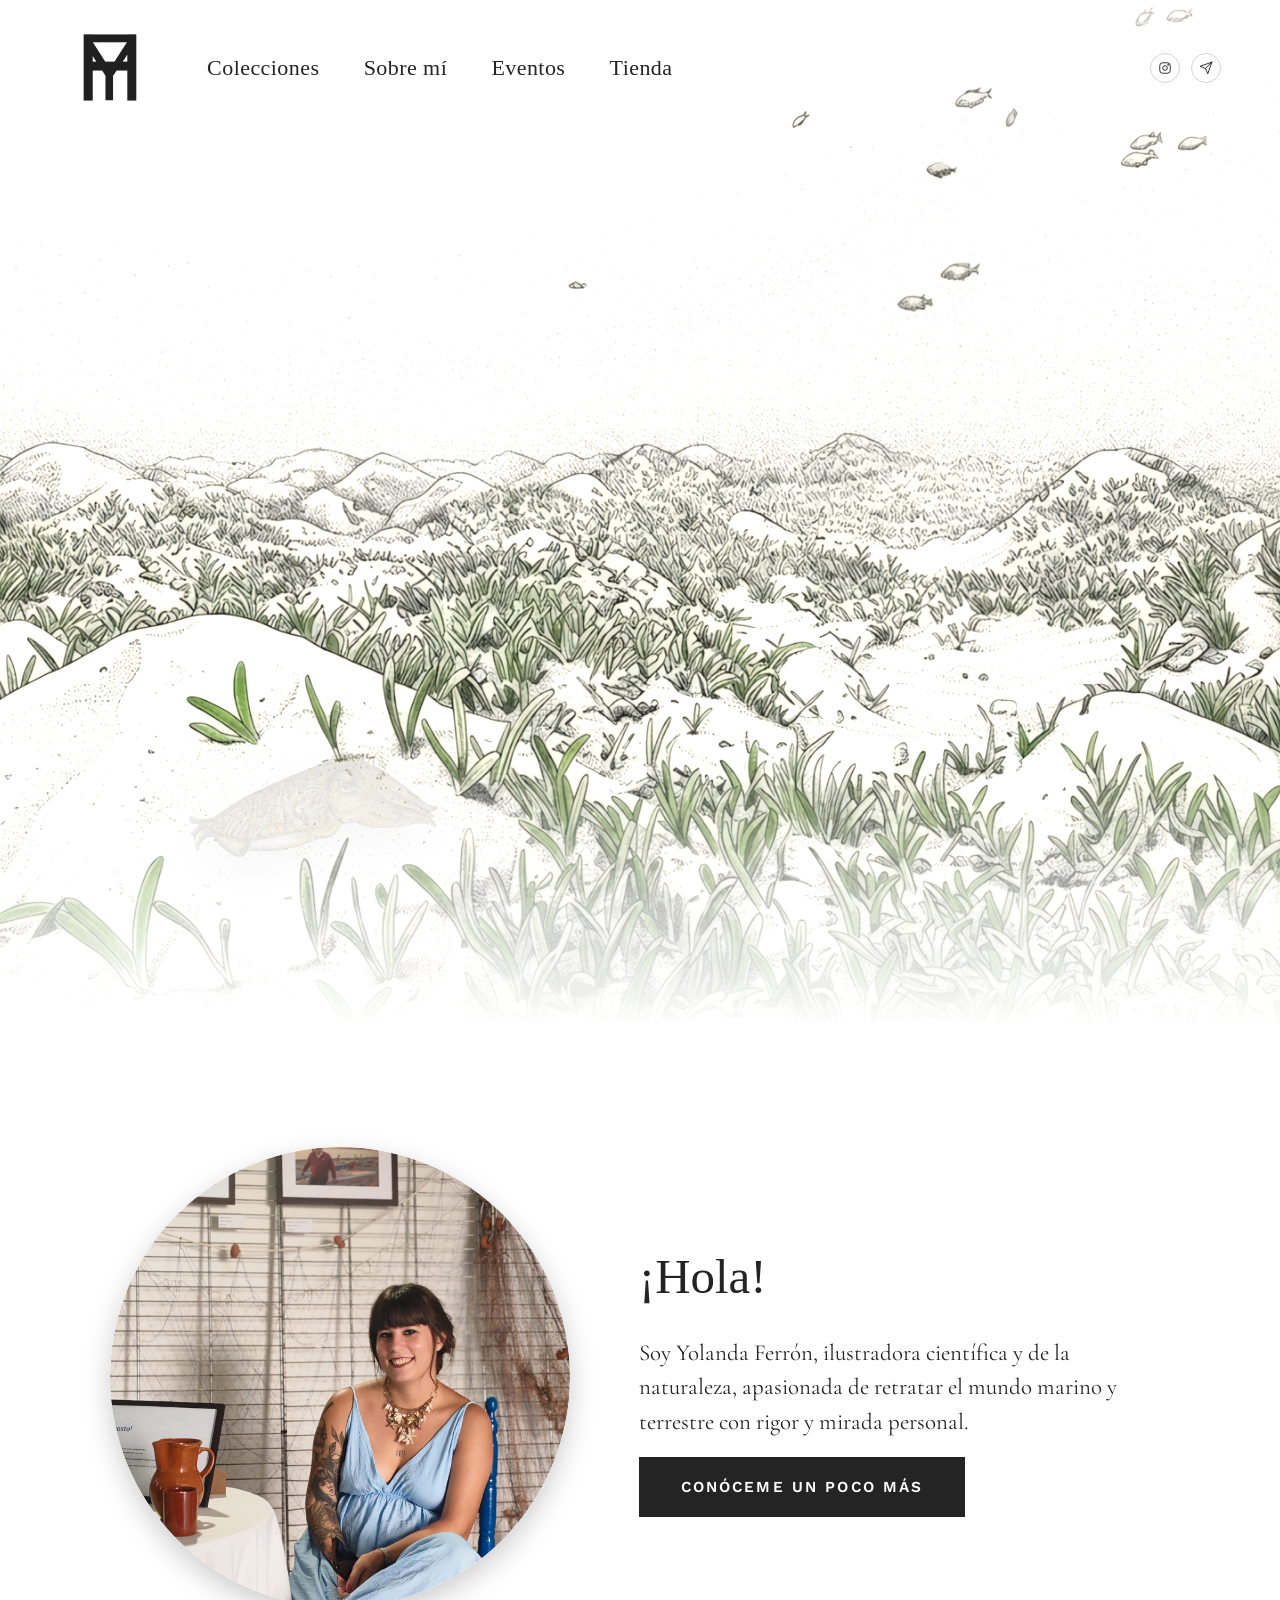
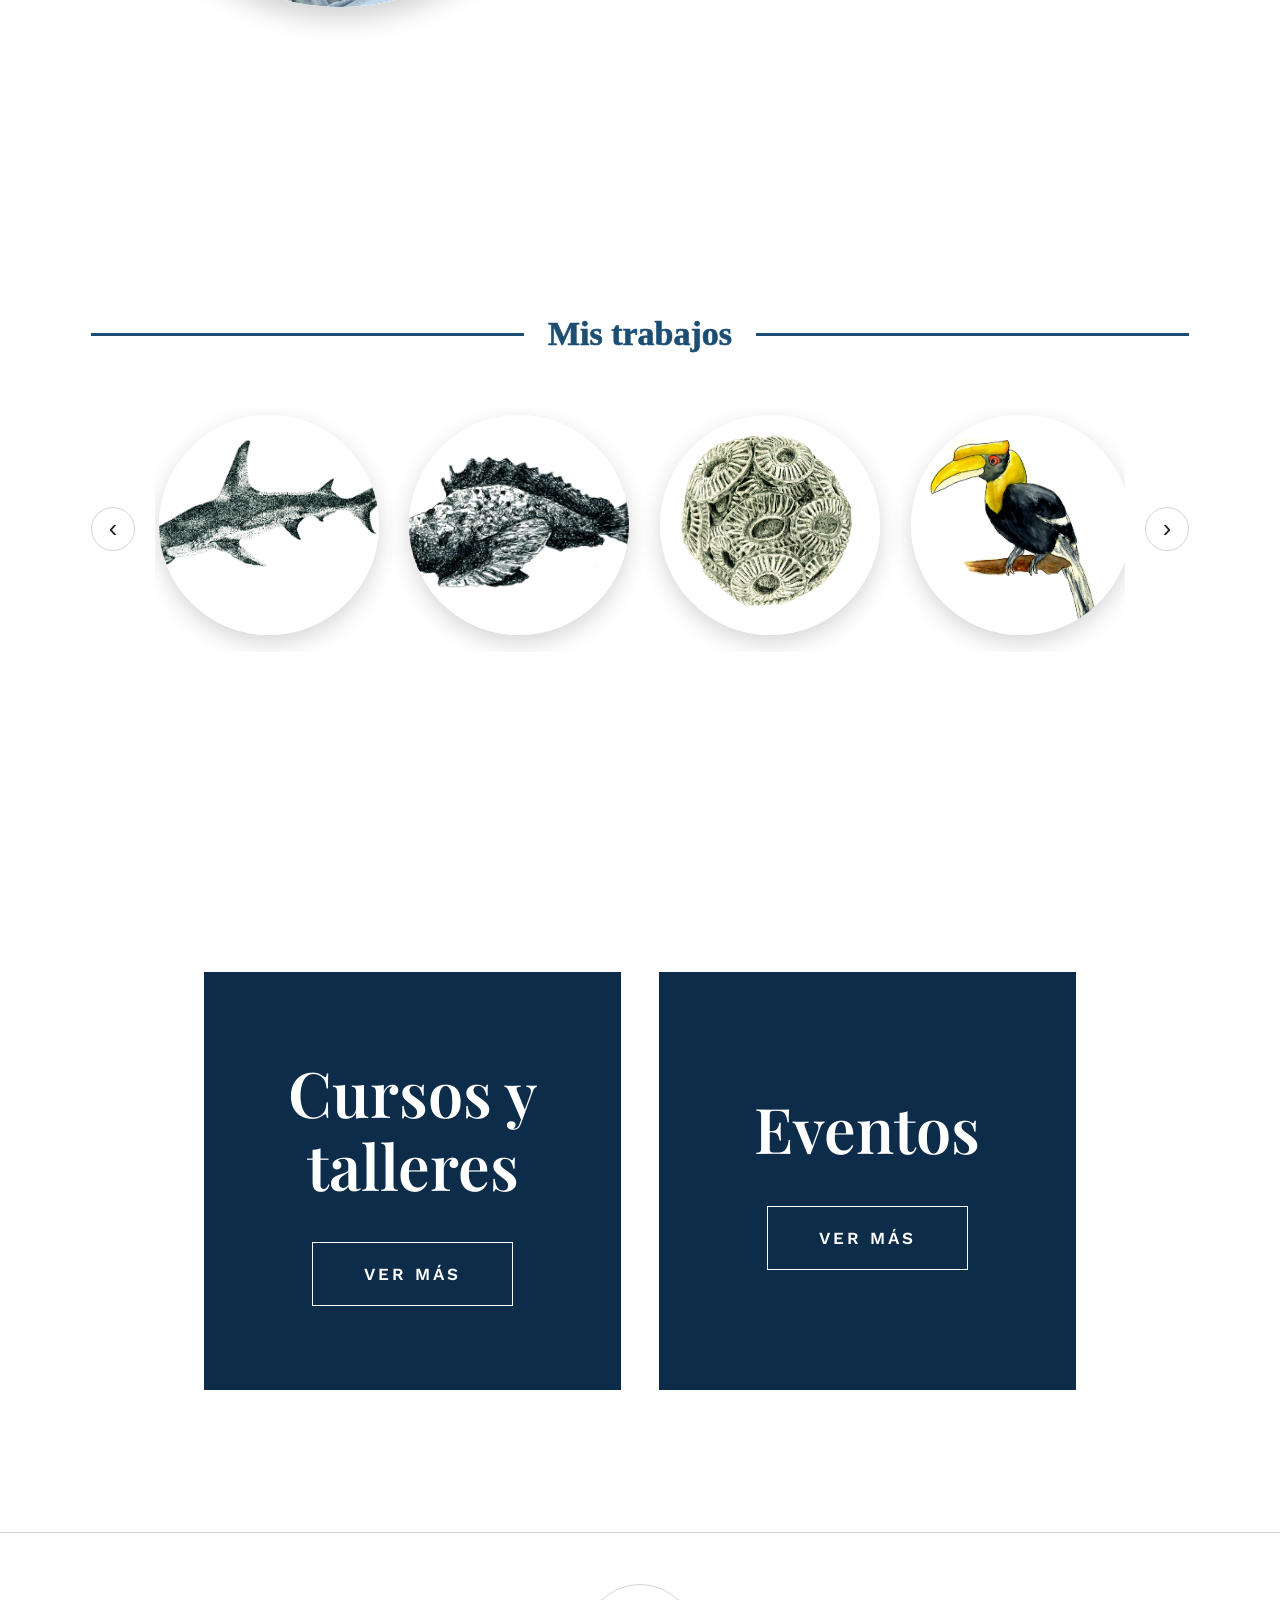
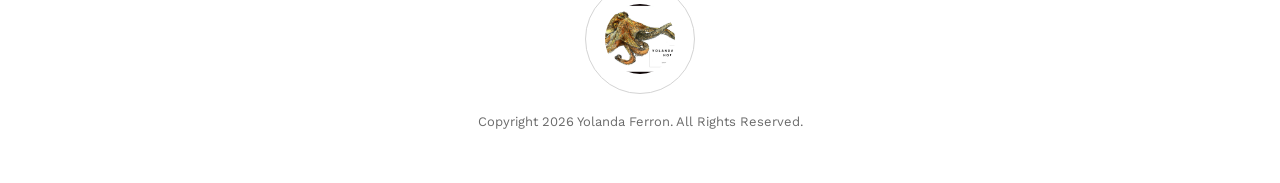
<file: index.html>
<!DOCTYPE html>
<html lang="es">
<head>
<meta charset="UTF-8">
<meta name="viewport" content="width=device-width, initial-scale=1.0">
<title>arte-yolanda</title>
<meta name="description" content="Ilustrador/a científico/a y de la naturaleza. [Breve descripción de tu trabajo y a quién ayudas].">
<link rel="icon" type="image/png" href="ilustraciones/Página web/Logo Yolanda/logo sin fondo.png">
<link rel="preconnect" href="https://fonts.googleapis.com">
<link rel="preconnect" href="https://fonts.gstatic.com" crossorigin>
<link href="https://fonts.googleapis.com/css2?family=Playfair+Display:wght@500;600;700&family=Cormorant+Garamond:wght@500;600;700&family=Work+Sans:wght@400;500;600&family=Dancing+Script:wght@600;700&family=Homemade+Apple&family=Rouge+Script&family=Sancreek&family=Yuji+Boku&display=swap" rel="stylesheet">
<link rel="stylesheet" href="style.css">
</head>
<body class="home-page">

  <!-- CABECERA -->
  <header class="site-header">
    <div class="header-bottom-inner">
      <button class="mobile-menu-toggle" id="menuToggle" aria-label="Abrir menú" aria-expanded="false">
        <span></span><span></span><span></span>
      </button>

      <a class="logo" href="index.html" id="logoToggle">
        <img src="ilustraciones/Página web/Logo Yolanda/logo sin fondo.png" alt="Logo">
      </a>

      <nav class="main-nav header-nav" id="mainNav">
        <ul>
          <li><a href="colecciones.html">Colecciones</a></li>
          <li><a class="nav-cta" href="#sobre-mi">Sobre mí</a></li>
          <li><a href="#eventos">Eventos</a></li>
          <li><a href="tienda.html">Tienda</a></li>
        </ul>
      </nav>

      <div class="header-social">
        <a href="#" target="_blank" rel="noopener" aria-label="Instagram">
          <svg viewBox="0 0 24 24" fill="none" stroke="currentColor" stroke-width="1.6"><rect x="3" y="3" width="18" height="18" rx="5"/><circle cx="12" cy="12" r="4"/><circle cx="17.5" cy="6.5" r="1"/></svg>
        </a>
        <a href="#" target="_blank" rel="noopener" aria-label="Telegram">
          <svg viewBox="0 0 24 24" fill="none" stroke="currentColor" stroke-width="1.6" stroke-linecap="round" stroke-linejoin="round"><path d="M22 2 11 13"/><path d="M22 2 15 22l-4-9-9-4 20-7Z"/></svg>
        </a>
      </div>
    </div>
  </header>

  <!-- PORTADA: fondo a pantalla completa, alterna en cada visita -->
  <div class="hero-stack hero-stack--single">
    <div class="hero-photo">
      <img class="hero-photo-main" id="heroPhotoMain" src="ilustraciones/fondo 4.png" alt="Ilustración de fondo">
    </div>
    <a class="hero-prize" id="heroPrize" href="felicidades.html" aria-label="Sorpresa">·</a>
    <img class="hero-giba" id="heroGiba" src="ilustraciones/Especies sin fondo/Giba.png" alt="Ballena jorobada" role="button" tabindex="0" aria-label="Ballena jorobada, toca para descubrirla">
    <span class="hero-giba-smoke" id="heroGibaSmoke" aria-hidden="true"></span>
  </div>

  <!-- SOBRE MÍ (la página completa, tal cual, con un margen blanco alrededor) -->
  <div id="sobre-mi" class="index-sobremi-wrap">
    <main class="about-split about-split--embed">
      <div class="about-content">
        <div class="about-header-row">
          <div class="about-intro">
            <h1>¡Hola!</h1>
            <p class="about-lead">Soy Yolanda Ferrón, ilustradora científica y de la naturaleza, apasionada de retratar el mundo marino y terrestre con rigor y mirada personal.</p>
            <a class="about-cta" href="sobre-mi.html">Conóceme un poco más</a>
          </div>
          <div class="about-portrait">
            <img id="aboutPortraitImg" src="ilustraciones/Yolandapagina.jpeg" alt="Retrato de Yolanda Ferrón">
          </div>
        </div>
      </div>
    </main>
  </div>

  <!-- MIS TRABAJOS: carrusel con ventanas circulares -->
  <section id="obras" class="index-section index-works">
    <div class="wrap">
      <div class="section-divider"><span>Mis trabajos</span></div>
      <div class="works-carousel">
        <button class="works-arrow works-arrow--prev" id="worksPrev" aria-label="Anterior">‹</button>
        <div class="works-track" id="worksTrack">
          <div class="works-item"><img src="ilustraciones/Página web/especies peligrosas/martillo.jpg" alt="Tiburón martillo"></div>
          <div class="works-item"><img src="ilustraciones/Página web/especies peligrosas/pez piedra.jpg" alt="Pez piedra"></div>
          <div class="works-item"><img src="ilustraciones/Página web/ilustraciones cientificas/Emiliania_Yolanda Ferrón.jpg" alt="Emiliania"></div>
          <div class="works-item"><img src="ilustraciones/Página web/animales NO marinos/Buceros bicornis_ Yolanda Ferrón.jpg" alt="Buceros bicornis"></div>
          <div class="works-item"><img src="ilustraciones/Especies sin fondo/Giba.png" alt="Ballena jorobada"></div>
          <div class="works-item"><img src="ilustraciones/Página web/animales NO marinos/flamenco.jpg" alt="Flamenco"></div>
          <div class="works-item"><img src="ilustraciones/Página web/especies peligrosas/pez león.jpg" alt="Pez león"></div>
          <div class="works-item"><img src="ilustraciones/Página web/animales NO marinos/Iguana_Yolanda Ferrón.jpg" alt="Iguana"></div>
        </div>
        <button class="works-arrow works-arrow--next" id="worksNext" aria-label="Siguiente">›</button>
      </div>
    </div>
  </section>

  <!-- ACCIONES: cursos y eventos -->
  <section class="index-section index-actions">
    <div class="wrap">
      <div class="action-buttons">
        <a class="action-card" href="#">
          <span class="action-card-inner">
            <span class="action-card-title">Cursos y talleres</span>
            <span class="action-card-more">Ver más</span>
          </span>
        </a>
        <a class="action-card" href="#eventos">
          <span class="action-card-inner">
            <span class="action-card-title">Eventos</span>
            <span class="action-card-more">Ver más</span>
          </span>
        </a>
      </div>
    </div>
  </section>

  <!-- PIE: tarjeta de presentación y copyright -->
  <footer>
    <div class="footer-avatar" id="footerAvatar" role="button" tabindex="0" aria-label="Ampliar tarjeta de presentación" aria-expanded="false">
      <img src="ilustraciones/Página web/tarjeta visita/1000272095_da65266ea45e1a1eca62cc684cea600b-23_3_2026, 23_16_10.jpg" alt="Tarjeta de presentación">
    </div>
    <p class="footer-copyright">Copyright 2026 Yolanda Ferron. All Rights Reserved.</p>
  </footer>
  <div class="avatar-backdrop" id="avatarBackdrop"></div>

<script>
  const heroBackgrounds = ['ilustraciones/fondo 3.png', 'ilustraciones/fondo 4.png'];
  const heroIndex = Number(sessionStorage.getItem('heroBgIndex') || 0) % heroBackgrounds.length;
  sessionStorage.setItem('heroBgIndex', (heroIndex + 1) % heroBackgrounds.length);
  document.getElementById('heroPhotoMain').src = heroBackgrounds[heroIndex];

  const worksTrack = document.getElementById('worksTrack');
  document.getElementById('worksPrev').addEventListener('click', (e) => {
    e.stopPropagation();
    worksTrack.scrollBy({left: -260, behavior: 'smooth'});
  });
  document.getElementById('worksNext').addEventListener('click', (e) => {
    e.stopPropagation();
    worksTrack.scrollBy({left: 260, behavior: 'smooth'});
  });
  document.getElementById('obras').addEventListener('click', () => {
    window.location.href = 'colecciones.html';
  });

  const menuToggle = document.getElementById('menuToggle');
  const mainNav = document.getElementById('mainNav');
  menuToggle.addEventListener('click', () => {
    const isOpen = mainNav.classList.toggle('open');
    menuToggle.classList.toggle('open', isOpen);
    menuToggle.setAttribute('aria-expanded', isOpen);
  });

  // el logo simplemente recarga la portada (su href apunta a index.html)

  // botón sorpresa: aparece en un punto al azar de la portada en cada carga
  const heroPrize = document.getElementById('heroPrize');
  if (heroPrize) {
    heroPrize.style.top = (14 + Math.random() * 64).toFixed(1) + '%';
    heroPrize.style.left = (6 + Math.random() * 86).toFixed(1) + '%';
  }

  // ballena de la portada: casi invisible; al descubrirla (click) se muestra un instante y se va nadando fuera de la pantalla
  const heroGiba = document.getElementById('heroGiba');
  const heroGibaSmoke = document.getElementById('heroGibaSmoke');
  if (heroGiba) {
    const revealGiba = () => {
      if (heroGiba.classList.contains('is-leaving')) return;
      heroGiba.style.opacity = '1';
      setTimeout(() => {
        heroGiba.classList.add('is-leaving');
        if (heroGibaSmoke) heroGibaSmoke.classList.add('is-puffing');
      }, 1400);
    };
    heroGiba.addEventListener('click', revealGiba);
    heroGiba.addEventListener('keydown', (e) => {
      if (e.key === 'Enter' || e.key === ' ') { e.preventDefault(); revealGiba(); }
    });
  }

  const footerAvatar = document.getElementById('footerAvatar');
  const avatarBackdrop = document.getElementById('avatarBackdrop');
  function setAvatarExpanded(expand) {
    footerAvatar.classList.toggle('is-expanded', expand);
    avatarBackdrop.classList.toggle('is-visible', expand);
    footerAvatar.setAttribute('aria-expanded', expand);
  }
  footerAvatar.addEventListener('click', () => {
    setAvatarExpanded(!footerAvatar.classList.contains('is-expanded'));
  });
  footerAvatar.addEventListener('keydown', (e) => {
    if (e.key === 'Enter' || e.key === ' ') {
      e.preventDefault();
      setAvatarExpanded(!footerAvatar.classList.contains('is-expanded'));
    }
  });
  avatarBackdrop.addEventListener('click', () => setAvatarExpanded(false));
</script>

</body>
</html>
</file>
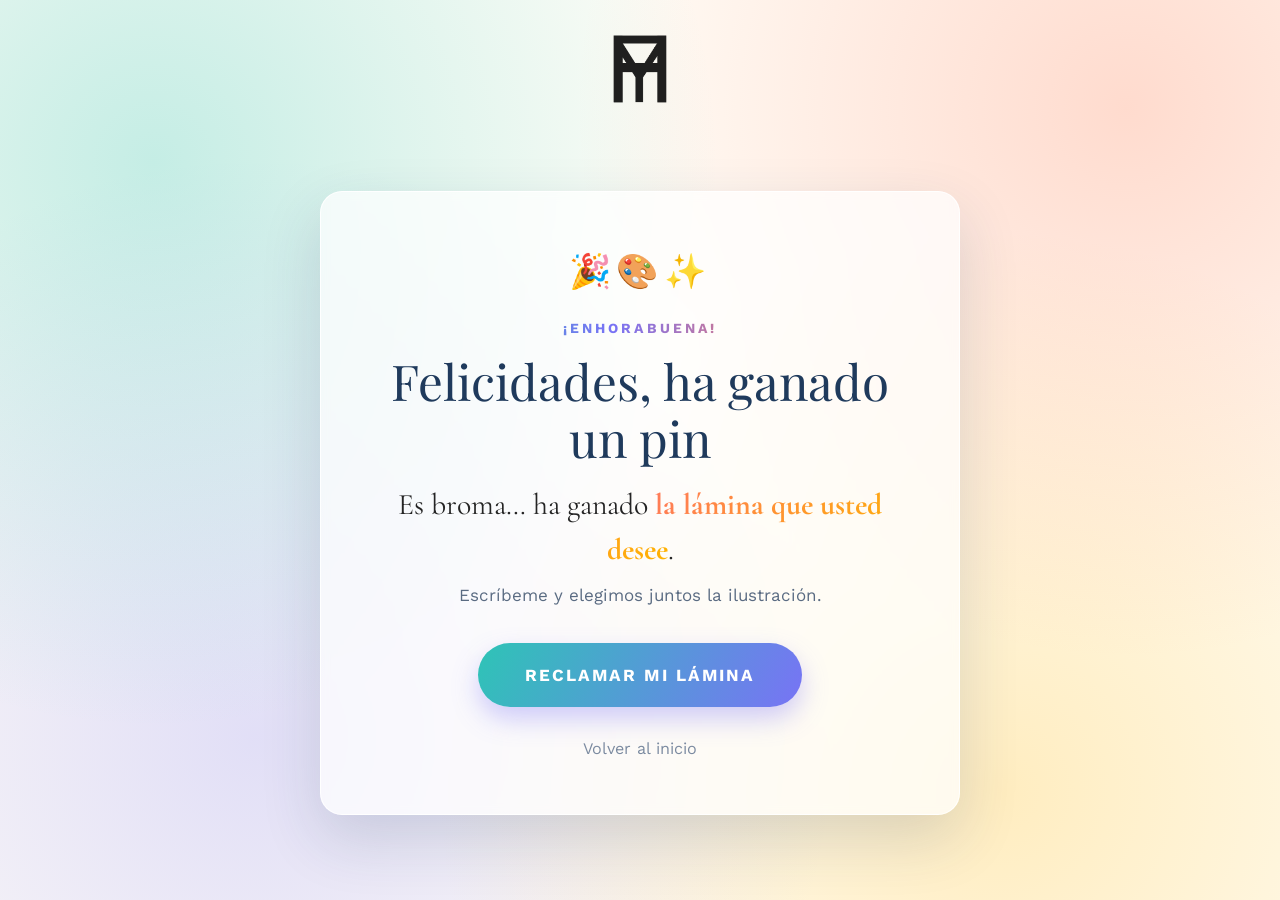
<file: felicidades.html>
<!DOCTYPE html>
<html lang="es">
<head>
<meta charset="UTF-8">
<meta name="viewport" content="width=device-width, initial-scale=1.0">
<title>arte-yolanda</title>
<meta name="description" content="Enhorabuena: ha ganado la lámina que usted desee.">
<link rel="icon" type="image/png" href="ilustraciones/Página web/Logo Yolanda/logo sin fondo.png">
<link rel="preconnect" href="https://fonts.googleapis.com">
<link rel="preconnect" href="https://fonts.gstatic.com" crossorigin>
<link href="https://fonts.googleapis.com/css2?family=Playfair+Display:wght@500;600;700&family=Cormorant+Garamond:wght@500;600;700&family=Work+Sans:wght@400;500;600&family=Dancing+Script:wght@600;700&family=Homemade+Apple&display=swap" rel="stylesheet">
<link rel="stylesheet" href="style.css">
</head>
<body class="prize-page">

  <!-- CABECERA -->
  <header class="site-header">
    <div class="header-bottom-inner">
      <a class="logo" href="index.html">
        <img src="ilustraciones/Página web/Logo Yolanda/logo sin fondo.png" alt="Logo">
      </a>
    </div>
  </header>

  <!-- PREMIO -->
  <main class="prize">
    <div class="wrap">
      <p class="prize-confetti">🎉🎨✨</p>
      <p class="prize-kicker">¡Enhorabuena!</p>
      <h1>Felicidades, ha ganado un pin</h1>
      <p class="prize-joke">Es broma… ha ganado <strong>la lámina que usted desee</strong>.</p>
      <p class="prize-sub">Escríbeme y elegimos juntos la ilustración.</p>
      <a class="prize-cta" href="sobre-mi.html">Reclamar mi lámina</a>
      <div><a class="prize-back" href="index.html">Volver al inicio</a></div>
    </div>
  </main>

</body>
</html>
</file>
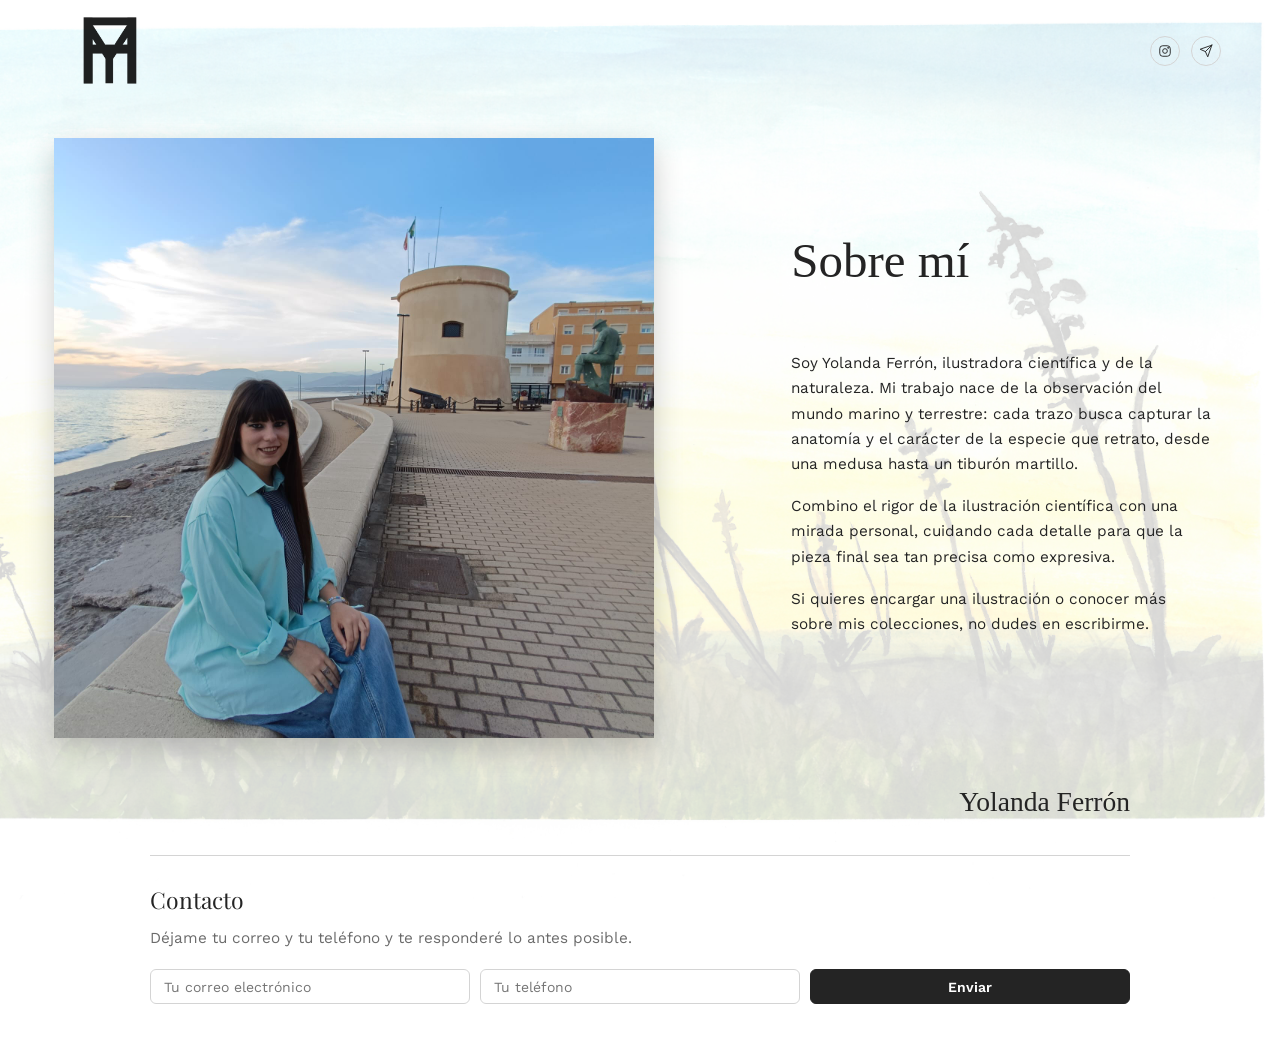
<file: sobre-mi.html>
<!DOCTYPE html>
<html lang="es">
<head>
<meta charset="UTF-8">
<meta name="viewport" content="width=device-width, initial-scale=1.0">
<title>arte-yolanda</title>
<meta name="description" content="Ilustradora científica y de la naturaleza. Conoce mi trabajo y mi camino como ilustradora.">
<link rel="icon" type="image/png" href="ilustraciones/Página web/Logo Yolanda/logo sin fondo.png">
<link rel="preconnect" href="https://fonts.googleapis.com">
<link rel="preconnect" href="https://fonts.gstatic.com" crossorigin>
<link href="https://fonts.googleapis.com/css2?family=Playfair+Display:wght@500;600;700&family=Cormorant+Garamond:wght@500;600;700&family=Work+Sans:wght@400;500;600&family=Dancing+Script:wght@600;700&family=Micro+5+Charted&family=Homemade+Apple&display=swap" rel="stylesheet">
<link rel="stylesheet" href="style.css">
</head>
<body class="about-page">

  <!-- CABECERA -->
  <header class="site-header">
    <div class="header-bottom-inner">
      <a class="logo" href="index.html">
        <img src="ilustraciones/Página web/Logo Yolanda/logo sin fondo.png" alt="Logo">
      </a>

      <div class="header-social">
        <a href="#" target="_blank" rel="noopener" aria-label="Instagram">
          <svg viewBox="0 0 24 24" fill="none" stroke="currentColor" stroke-width="1.6"><rect x="3" y="3" width="18" height="18" rx="5"/><circle cx="12" cy="12" r="4"/><circle cx="17.5" cy="6.5" r="1"/></svg>
        </a>
        <a href="#" target="_blank" rel="noopener" aria-label="Telegram">
          <svg viewBox="0 0 24 24" fill="none" stroke="currentColor" stroke-width="1.6" stroke-linecap="round" stroke-linejoin="round"><path d="M22 2 11 13"/><path d="M22 2 15 22l-4-9-9-4 20-7Z"/></svg>
        </a>
      </div>
    </div>
  </header>

  <!-- SOBRE MÍ -->
  <main class="about-split">
    <div class="about-content">
      <div class="about-header-row">
        <div class="about-intro">
          <h1>Sobre mí</h1>
          <div class="about-text">
            <p>Soy Yolanda Ferrón, ilustradora científica y de la naturaleza. Mi trabajo nace de la observación del mundo marino y terrestre: cada trazo busca capturar la anatomía y el carácter de la especie que retrato, desde una medusa hasta un tiburón martillo.</p>
            <p>Combino el rigor de la ilustración científica con una mirada personal, cuidando cada detalle para que la pieza final sea tan precisa como expresiva.</p>
            <p>Si quieres encargar una ilustración o conocer más sobre mis colecciones, no dudes en escribirme.</p>
          </div>
        </div>
        <div class="about-portrait">
          <img id="aboutPortraitImg" src="ilustraciones/Página web/WhatsApp Image 2026-03-02 at 00.36.45.jpg" alt="Retrato de Yolanda Ferrón">
        </div>
      </div>
      <p class="about-signature">Yolanda Ferrón</p>

      <!-- CONTACTO -->
      <div class="about-contact">
        <h2>Contacto</h2>
        <p>Déjame tu correo y tu teléfono y te responderé lo antes posible.</p>
        <form class="contact-form" id="contactForm">
          <input type="email" name="email" placeholder="Tu correo electrónico" required>
          <input type="tel" name="telefono" placeholder="Tu teléfono">
          <button type="submit">Enviar</button>
        </form>
        <p class="contact-thanks" id="contactThanks">¡Gracias! He recibido tus datos y te contactaré pronto.</p>
      </div>
    </div>
  </main>

<script>
  const contactForm = document.getElementById('contactForm');
  const contactThanks = document.getElementById('contactThanks');
  contactForm.addEventListener('submit', (e) => {
    e.preventDefault();
    contactForm.style.display = 'none';
    contactThanks.classList.add('is-visible');
  });
</script>

</body>
</html>
</file>
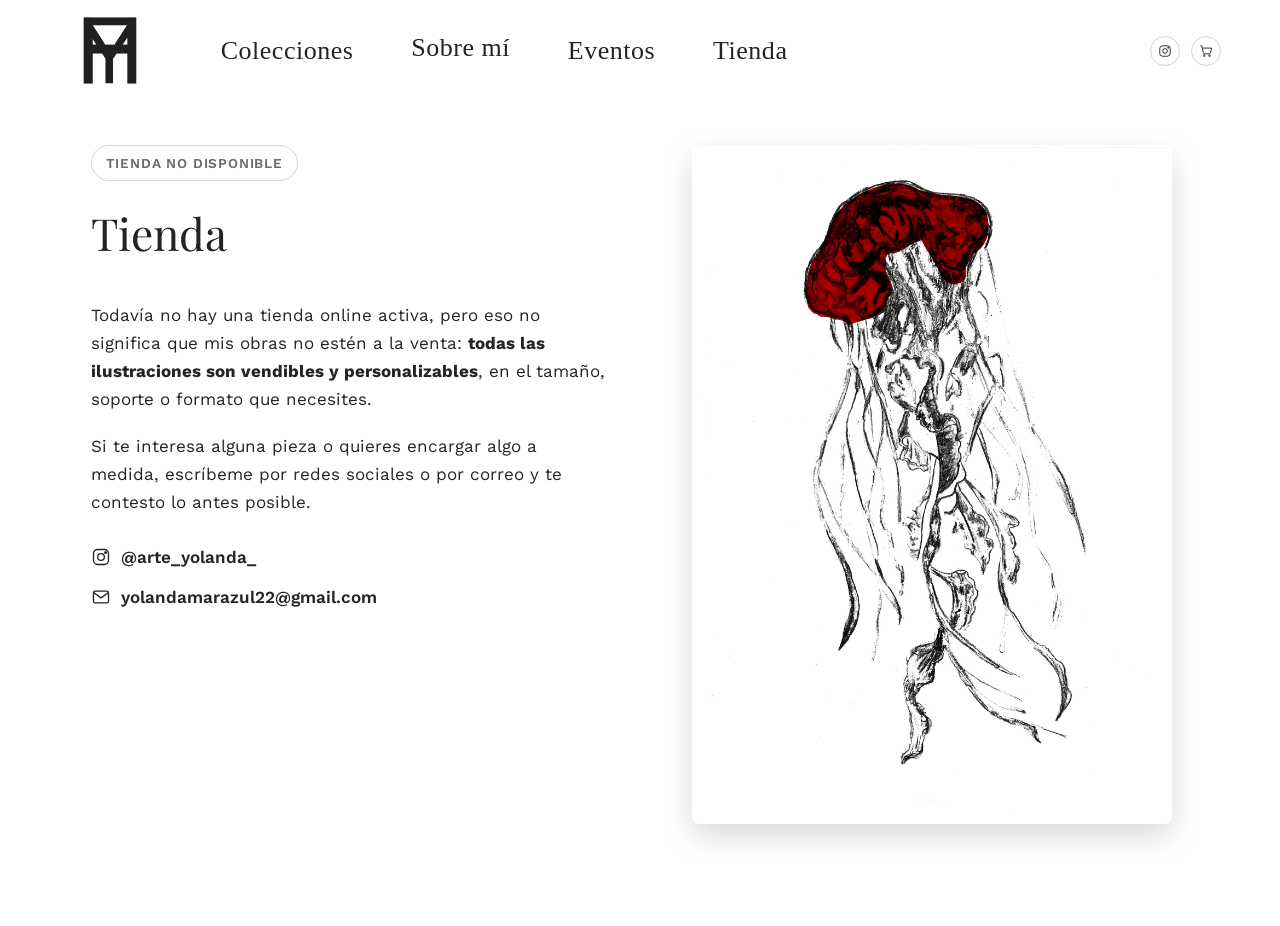
<file: tienda.html>
<!DOCTYPE html>
<html lang="es">
<head>
<meta charset="UTF-8">
<meta name="viewport" content="width=device-width, initial-scale=1.0">
<title>arte-yolanda</title>
<meta name="description" content="Tienda de Yolanda Ferrón, ilustradora científica y de la naturaleza. Próximamente.">
<link rel="icon" type="image/png" href="ilustraciones/Página web/Logo Yolanda/logo sin fondo.png">
<link rel="preconnect" href="https://fonts.googleapis.com">
<link rel="preconnect" href="https://fonts.gstatic.com" crossorigin>
<link href="https://fonts.googleapis.com/css2?family=Playfair+Display:wght@500;600;700&family=Cormorant+Garamond:wght@500;600;700&family=Work+Sans:wght@400;500;600&family=Dancing+Script:wght@600;700&family=Homemade+Apple&display=swap" rel="stylesheet">
<link rel="stylesheet" href="style.css">
</head>
<body>

  <!-- CABECERA -->
  <header class="site-header">
    <div class="header-bottom-inner">
      <button class="mobile-menu-toggle" id="menuToggle" aria-label="Abrir menú" aria-expanded="false">
        <span></span><span></span><span></span>
      </button>

      <a class="logo" href="index.html">
        <img src="ilustraciones/Página web/Logo Yolanda/logo sin fondo.png" alt="Logo">
      </a>

      <nav class="main-nav header-nav" id="mainNav">
        <ul>
          <li class="has-dropdown">
            <a href="colecciones.html">Colecciones</a>
            <ul class="dropdown">
              <li><a href="colecciones.html">Paisaje</a></li>
              <li><a href="colecciones.html">Animales no marinos</a></li>
              <li><a href="colecciones.html">Bodegón</a></li>
              <li><a href="colecciones.html">Carteles</a></li>
              <li><a href="colecciones.html">Cuadernos de campo</a></li>
              <li><a href="colecciones.html">Escultura</a></li>
              <li><a href="colecciones.html">Especies peligrosas</a></li>
              <li><a href="colecciones.html">Fauna marina</a></li>
              <li><a href="colecciones.html">Ilustraciones científicas</a></li>
              <li><a href="colecciones.html">Otros</a></li>
              <li><a href="colecciones.html">Pintura</a></li>
              <li><a href="colecciones.html">Tarjeta de visita</a></li>
            </ul>
          </li>
          <li><a class="nav-cta" href="sobre-mi.html">Sobre mí</a></li>
          <li><a href="#">Eventos</a></li>
          <li><a href="tienda.html">Tienda</a></li>
        </ul>
      </nav>

      <div class="header-social">
        <a href="https://instagram.com/arte_yolanda_" target="_blank" rel="noopener" aria-label="Instagram">
          <svg viewBox="0 0 24 24" fill="none" stroke="currentColor" stroke-width="1.6"><rect x="3" y="3" width="18" height="18" rx="5"/><circle cx="12" cy="12" r="4"/><circle cx="17.5" cy="6.5" r="1"/></svg>
        </a>
        <a href="/cart" aria-label="Carrito de compra">
          <svg viewBox="0 0 24 24" fill="none" stroke="currentColor" stroke-width="1.6"><circle cx="9" cy="20" r="1.4"/><circle cx="18" cy="20" r="1.4"/><path d="M2.5 3h2.4l2.4 12.2a2 2 0 0 0 2 1.6h8.4a2 2 0 0 0 2-1.6L21.5 7H6"/></svg>
        </a>
      </div>
    </div>
  </header>

  <!-- TIENDA (deshabilitada) -->
  <main class="shop-disabled">
    <div class="wrap">
      <div class="shop-text">
        <span class="shop-badge">Tienda no disponible</span>
        <h1>Tienda</h1>
        <p>Todavía no hay una tienda online activa, pero eso no significa que mis obras no estén a la venta: <strong>todas las ilustraciones son vendibles y personalizables</strong>, en el tamaño, soporte o formato que necesites.</p>
        <p>Si te interesa alguna pieza o quieres encargar algo a medida, escríbeme por redes sociales o por correo y te contesto lo antes posible.</p>
        <div class="shop-contact">
          <a href="https://instagram.com/arte_yolanda_" target="_blank" rel="noopener" class="shop-contact-link">
            <svg viewBox="0 0 24 24" fill="none" stroke="currentColor" stroke-width="1.6"><rect x="3" y="3" width="18" height="18" rx="5"/><circle cx="12" cy="12" r="4"/><circle cx="17.5" cy="6.5" r="1"/></svg>
            @arte_yolanda_
          </a>
          <a href="mailto:yolandamarazul22@gmail.com" class="shop-contact-link">
            <svg viewBox="0 0 24 24" fill="none" stroke="currentColor" stroke-width="1.6"><rect x="3" y="5" width="18" height="14" rx="2"/><path d="M3 6.5l9 6.5 9-6.5"/></svg>
            yolandamarazul22@gmail.com
          </a>
        </div>
      </div>
      <div class="shop-image">
        <img src="ilustraciones/Página web/fauna marina/medusaa.jpg" alt="Ilustración de una medusa, ejemplo de obra disponible para encargo">
      </div>
    </div>
  </main>

<script>
  const menuToggle = document.getElementById('menuToggle');
  const mainNav = document.getElementById('mainNav');
  menuToggle.addEventListener('click', () => {
    const isOpen = mainNav.classList.toggle('open');
    menuToggle.classList.toggle('open', isOpen);
    menuToggle.setAttribute('aria-expanded', isOpen);
  });
</script>

</body>
</html>
</file>
<file: style.css>
:root{
    --ink:#242424;
    --muted:#6b6b6b;
    --line:#d4d4d4;
    --paper:#ffffff;
    --accent:#3a3a3a;
    --accent-hover:#e0e0e0;
    --heading-font:'Playfair Display', serif;
    --nav-font:'Homemade Apple', cursive;
    --body-font:'Work Sans', sans-serif;
  }
  *{box-sizing:border-box;}
  html{scroll-behavior:smooth;}
  body{
    margin:0;background:var(--paper);color:var(--ink);
    font-family:var(--body-font);font-size:17px;line-height:1.65;
  }
  body.no-scroll{
    position:relative;height:100vh;overflow:hidden;
  }
  body.no-scroll .site-header{
    position:absolute;top:0;left:0;right:0;z-index:10;background:transparent;
  }
  body.no-scroll .hero-stack{height:100vh;}

  /* portada de una sola página: cabecera superpuesta sobre la imagen */
  body.home-page{position:relative;}
  body.home-page .site-header{
    position:absolute;top:0;left:0;right:0;z-index:10;
    background:transparent;box-shadow:none;
  }
  body.home-page .header-nav a{
    font-family:var(--nav-font);font-weight:400;-webkit-text-stroke:0;
  }
  /* la portada ocupa siempre todo el ancho; el menú va superpuesto */
  body.home-page .hero-stack{margin-left:0;}

  /* ---- escritorio: menú horizontal superpuesto ---- */
  @media(min-width:761px){
    body.home-page .header-bottom-inner{
      flex-direction:row;align-items:center;justify-content:flex-start;
      height:auto;padding:1.5em 3.5em;gap:1.4em;text-align:left;
    }
    body.home-page .header-nav{margin-left:1.4em;width:auto;}
    body.home-page .header-nav ul{flex-direction:row;align-items:center;gap:2.6em;}
    body.home-page .header-nav a{font-size:22px;color:var(--ink);}
    body.home-page .header-nav a:hover{color:var(--muted);}
    body.home-page .header-social{margin-left:auto;margin-top:0;width:auto;}
    body.home-page .header-social a{color:var(--ink);border-color:var(--line);}
    body.home-page .header-social a:hover{background:var(--accent-hover);}
    body.home-page .sidebar-avatar,
    body.home-page .sidebar-copyright{display:none;}
    /* velo blanco tenue arriba para que el menú oscuro se lea sobre la ilustración */
    .hero-stack--single .hero-photo::before{
      content:"";position:absolute;left:0;right:0;top:0;height:18vh;z-index:3;
      pointer-events:none;
      background:linear-gradient(to top, rgba(255,255,255,0), rgba(255,255,255,.7));
    }
  }

  /* ---- móvil: hamburguesa + menú desplegable vertical oscuro ---- */
  @media(max-width:760px){
    body.home-page .header-bottom-inner{
      flex-direction:row;justify-content:flex-start;height:auto;
      padding:.5em .6em;text-align:left;flex-wrap:wrap;
    }
    body.home-page .header-social{margin-top:0;margin-left:auto;}
    body.home-page .hero-stack{margin-left:0;}
    /* la tarjeta y el copyright son del menú lateral; en móvil estorban */
    body.home-page .sidebar-avatar,
    body.home-page .sidebar-copyright{display:none;}
    /* menú desplegable legible: fondo oscuro tras los enlaces color crema */
    body.home-page .header-nav{margin-left:0;}
    body.home-page .main-nav.open{
      background:#111;border-radius:0 0 10px 10px;padding:.4em 1em 1em;
    }
    body.home-page .header-nav ul{flex-direction:column;gap:0;}
    body.home-page .header-nav a{color:#f4efe4;font-size:22px;}
  }
  a{color:var(--ink);text-decoration:none;}
  img{display:block;max-width:100%;}
  h1,h2,h3,h4{font-family:var(--heading-font);font-weight:400;margin:0 0 .5em;}
  .wrap{max-width:1200px;margin:0 auto;padding:0 3em;}
  @media(max-width:760px){ .wrap{padding:0 1.2em;} }

  /* placeholder de imagen: sustituye por tu propia foto/ilustración */
  .img-placeholder{
    background:repeating-linear-gradient(135deg,#eceff3,#eceff3 12px,#e2e8f0 12px,#e2e8f0 24px);
    display:flex;align-items:center;justify-content:center;
    color:#64748b;font-size:13px;font-family:var(--body-font);
    text-align:center;padding:1em;
  }

  /* ---------- Cabecera ---------- */
  .header-bottom-inner{
    display:flex;align-items:center;gap:2em;
    padding:.5em 3.5em;
  }
  @media(max-width:760px){ .header-bottom-inner{padding:.5em .6em;} }

  .logo{display:block;}
  .logo .img-placeholder{width:100px;aspect-ratio:1880/790;font-size:9px;}
  .logo img{width:100px;height:auto;display:block;}

  .main-nav{flex:1;display:flex;justify-content:center;}
  .main-nav ul{display:flex;gap:5.5em;list-style:none;margin:0;padding:0;}
  .main-nav a{
    font-family:var(--nav-font);font-weight:400;font-size:26px;
    letter-spacing:.02em;
  }
  .main-nav a:hover{color:var(--muted);}

  .nav-cta{
    border:1px solid var(--ink);border-radius:999px;
    padding:.15em .9em;line-height:1.4;
    transition:background .2s ease,color .2s ease;
  }
  .nav-cta:hover{background:var(--ink);color:var(--paper);}

  /* nav junto al logo, en la esquina superior, sin figura de botón */
  .header-nav{flex:none;display:flex;justify-content:flex-start;margin-left:1.6em;}
  .header-nav ul{gap:3.4em;}
  .header-nav a{
    font-size:26px;display:inline-block;
    padding:0;border:none;background:none;backdrop-filter:none;
  }
  .header-nav a:hover{color:var(--muted);background:none;}
  .header-nav .nav-cta{border:none;background:none;padding:0;}
  .header-nav .nav-cta:hover{background:none;color:var(--muted);}

  /* desplegable de Colecciones */
  .has-dropdown{position:relative;}
  .has-dropdown .dropdown{
    position:absolute;top:100%;left:0;margin-top:.5em;
    display:none;grid-template-columns:repeat(2,auto);gap:0 1.2em;
    min-width:0;padding:.7em;list-style:none;
    background:#000;border:1px solid #000;border-radius:8px;
    box-shadow:0 10px 28px rgba(0,0,0,.35);z-index:20;
  }
  .has-dropdown:hover .dropdown,
  .has-dropdown:focus-within .dropdown,
  .has-dropdown.open .dropdown{display:grid;}
  .dropdown a{
    display:block;font-family:var(--body-font);font-size:14px;
    letter-spacing:0;padding:.3em .5em;border-radius:4px;color:#fff;
    white-space:nowrap;
  }
  .dropdown a:hover{background:rgba(255,255,255,.15);color:#fff;}

  .header-social{display:flex;gap:.6em;margin-left:auto;}
  .header-social a{
    width:30px;height:30px;border-radius:50%;border:1px solid var(--line);
    display:flex;align-items:center;justify-content:center;
  }
  .header-social a:hover{background:var(--accent-hover);}
  .header-social svg{width:14px;height:14px;}

  .mobile-menu-toggle{
    display:none;flex-direction:column;justify-content:center;gap:5px;
    width:32px;height:32px;background:none;border:none;cursor:pointer;padding:0;
  }
  .mobile-menu-toggle span{width:100%;height:2px;background:var(--ink);transition:transform .2s ease,opacity .2s ease;}
  .mobile-menu-toggle.open span:nth-child(1){transform:translateY(7px) rotate(45deg);}
  .mobile-menu-toggle.open span:nth-child(2){opacity:0;}
  .mobile-menu-toggle.open span:nth-child(3){transform:translateY(-7px) rotate(-45deg);}

  @media(max-width:760px){
    .header-bottom-inner{flex-wrap:wrap;}
    .mobile-menu-toggle{display:flex;order:1;}
    .logo{order:2;}
    .header-social{order:3;}
    .main-nav{
      order:4;width:100%;max-height:0;overflow:hidden;
      transition:max-height .25s ease;
    }
    .main-nav.open{max-height:300px;}
    .main-nav ul{flex-direction:column;gap:0;padding:1em 0 0;}
    .main-nav a{display:block;padding:.6em 0;}
  }

  /* ---------- ilustraciones apiladas (primera pantalla) ---------- */
  .hero-stack{
    position:relative;overflow:hidden;
    min-height:100vh;
    display:flex;flex-direction:column;align-items:center;justify-content:center;
    gap:.5em;padding:2em 0;
  }
  /* portada única un poco más alta que la pantalla: da recorrido al degradado inferior */
  .hero-stack--single{min-height:114vh;}
  .hero-main{
    position:relative;z-index:1;
    width:100%;height:auto;
    object-fit:cover;border-radius:0;
    filter:grayscale(1) brightness(1.8) contrast(1.5);opacity:.3;
  }
  .hero-main--strong{
    filter:grayscale(1) brightness(1) contrast(1.8);opacity:.45;
  }
  /* ilustración única: base en blanco/negro + parches de color solo en algunas algas */
  .hero-photo{
    position:absolute;inset:0;z-index:1;
    overflow:hidden;
  }
  .hero-photo img{
    position:absolute;inset:0;width:100%;height:100%;
    object-fit:cover;display:block;
  }
  .hero-photo .hero-photo-main{
    /* sube los claros a blanco sin perder nitidez: más brillo + más contraste, menos calidez */
    filter:brightness(1.1) contrast(1.14) saturate(.82);opacity:1;
    object-fit:cover;object-position:center 38%;
    padding:0;background:#ffffff;
  }
  /* degradado al blanco en la parte baja de la portada para disimular el corte con "sobre mí" */
  .hero-stack--single .hero-photo::after{
    content:"";position:absolute;left:0;right:0;bottom:0;height:30vh;z-index:3;
    pointer-events:none;
    background:linear-gradient(to bottom, rgba(255,255,255,0) 0%, rgba(255,255,255,.65) 55%, #ffffff 100%);
  }
  /* botón sorpresa: minúsculo y discreto, colocado al azar sobre la portada */
  .hero-prize{
    position:absolute;z-index:6;top:50%;left:50%;
    width:16px;height:16px;border-radius:50%;
    display:flex;align-items:center;justify-content:center;
    font-size:10px;line-height:1;text-decoration:none;
    color:rgba(255,255,255,.4);background:rgba(255,255,255,.14);
    transition:transform .2s ease,background .2s ease,color .2s ease;
  }
  .hero-prize:hover{transform:scale(1.7);background:rgba(255,255,255,.92);color:#0c2c49;}

  /* ballena de la portada: apenas se ve; al descubrirla se muestra y luego nada fuera de la pantalla */
  .hero-giba{
    position:absolute;z-index:5;left:13%;bottom:11%;
    width:24%;max-width:300px;min-width:130px;height:auto;
    cursor:pointer;pointer-events:auto;
    filter:drop-shadow(0 14px 22px rgba(0,0,0,.22));
    opacity:.15;transform:translate(0,0);
    animation:heroGibaFloat 7s ease-in-out infinite;
    transition:opacity 1.6s ease;
  }
  /* huida en dos tirones: arrancada rápida, pausa breve y segunda arrancada, con estela que se apaga */
  .hero-giba.is-leaving{
    opacity:1;pointer-events:none;
    animation:heroGibaLeave 2.6s forwards;
  }
  @keyframes heroGibaFloat{
    0%,100%{transform:translate(0,0);}
    50%{transform:translate(0,-5px);}
  }
  @keyframes heroGibaLeave{
    0%{transform:translate(0,0) rotate(0deg);opacity:1;animation-timing-function:cubic-bezier(.15,.8,.2,1);}
    30%{transform:translate(-170%,-12%) rotate(-6deg);opacity:1;animation-timing-function:cubic-bezier(.4,0,.6,1);}
    48%{transform:translate(-183%,-9%) rotate(-5deg);opacity:1;animation-timing-function:cubic-bezier(.15,.8,.2,1);}
    80%{transform:translate(-440%,7%) rotate(-11deg);opacity:.45;animation-timing-function:ease-in;}
    100%{transform:translate(-650%,12%) rotate(-15deg);opacity:0;}
  }
  @media(prefers-reduced-motion:reduce){
    .hero-giba{animation:none;}
    .hero-giba.is-leaving{animation:none;opacity:0;}
  }
  @media(max-width:760px){
    .hero-giba{width:34%;max-width:170px;min-width:90px;left:9%;bottom:6%;}
  }

  /* humo negro que queda flotando en el sitio cuando la ballena se va */
  .hero-giba-smoke{
    position:absolute;z-index:4;left:13%;bottom:11%;
    width:24%;max-width:300px;min-width:130px;aspect-ratio:1/1;
    border-radius:50%;pointer-events:none;
    background:radial-gradient(circle, rgba(0,0,0,.8) 0%, rgba(0,0,0,.5) 45%, rgba(0,0,0,0) 72%);
    filter:blur(6px);opacity:0;
  }
  .hero-giba-smoke.is-puffing{
    animation:heroGibaSmokePuff 3s ease-out forwards;
  }
  @keyframes heroGibaSmokePuff{
    0%{opacity:0;transform:scale(.35);}
    22%{opacity:.9;transform:scale(1);}
    100%{opacity:0;transform:scale(2.1);}
  }
  @media(prefers-reduced-motion:reduce){
    .hero-giba-smoke.is-puffing{animation:none;}
  }
  @media(max-width:760px){
    .hero-giba-smoke{width:34%;max-width:170px;min-width:90px;left:9%;bottom:6%;}
  }

  /* móvil: la ilustración es apaisada; en vertical, forzarla a pantalla completa
     la ampliaba muchísimo y salía descuadrada. Se muestra en una ventana con
     proporción fija y recorte centrado. */
  @media(max-width:760px){
    .hero-stack,
    .hero-stack--single{min-height:0;padding:0;gap:0;}
    .hero-stack--single .hero-photo{position:relative;inset:auto;aspect-ratio:4/5;width:100%;}
    .hero-stack--single .hero-photo img{position:absolute;inset:0;}
    .hero-photo .hero-photo-main{object-position:center center;}
    .hero-stack--single .hero-photo::after{height:24%;}
  }


  /* criaturas repartidas por el fondo, en 3 capas de profundidad */
  .hero-creatures{
    position:absolute;inset:0;z-index:2;pointer-events:none;
  }
  .hero-creature{
    position:absolute;transform:translate(-50%,-50%);
    height:auto;object-fit:contain;
  }
  .hero-creature[hidden]{display:none;}
  .hero-creature--near{
    width:clamp(160px,20vw,300px);opacity:1;
    filter:drop-shadow(0 10px 18px rgba(0,0,0,.2));
  }
  .hero-creature--mid{
    width:clamp(110px,14vw,220px);opacity:.78;
    filter:drop-shadow(0 6px 12px rgba(0,0,0,.14));
  }
  .hero-creature--far{
    width:clamp(70px,9vw,140px);opacity:.45;
    filter:blur(.4px) drop-shadow(0 3px 8px rgba(0,0,0,.08));
  }
  /* se desvanece poco a poco hacia abajo, para no tapar el círculo/copyright que hay debajo */
  .hero-creature--fade{
    -webkit-mask-image:linear-gradient(to bottom, #000 35%, transparent 85%);
    mask-image:linear-gradient(to bottom, #000 35%, transparent 85%);
  }
  @media(max-width:760px){
    .hero-creature--near{width:clamp(120px,34vw,220px);}
    .hero-creature--mid{width:clamp(90px,26vw,160px);}
    .hero-creature--far{width:clamp(60px,18vw,110px);}
  }

  /* fondo completo, detrás de las ilustraciones principales */
  .hero-bg{
    position:absolute;inset:0;
    z-index:0;width:100%;height:100%;
    object-fit:cover;border-radius:0;
    opacity:.35;filter:grayscale(1) brightness(1.8) contrast(1.5);
  }

  /* ---------- secciones de una sola página (index): cada una ocupa una pantalla ---------- */
  .index-section{
    padding:2.5em 0;
    min-height:78vh;
    display:flex;flex-direction:column;justify-content:center;
  }
  @media(max-width:760px){ .index-section{padding:2em 0;min-height:0;} }

  /* separador con línea a cada lado: ------ Mis trabajos ------ */
  .section-divider{display:flex;align-items:center;gap:1.4em;margin:0 0 2.6em;}
  .section-divider::before,.section-divider::after{content:"";flex:1;height:3px;background:#1c4d73;}
  .section-divider span{
    font-family:var(--nav-font);font-weight:700;font-size:2em;
    -webkit-text-stroke:.6px currentColor;
    white-space:nowrap;color:#1c4d73;
  }

  /* toda la sección "Mis trabajos" lleva a la página de colecciones */
  .index-works{cursor:pointer;}

  /* tarjetas grandes y cuadradas: cursos y eventos (estilo imagen + "ver más") */
  .index-actions .wrap{max-width:1560px;}
  .action-buttons{display:flex;gap:2.2em;justify-content:center;align-items:stretch;flex-wrap:nowrap;}
  .action-card{
    position:relative;flex:1 1 0;min-width:0;
    width:auto;max-width:720px;aspect-ratio:1/1;
    display:flex;align-items:center;justify-content:center;overflow:hidden;
    background:#0c2c49;
    transition:background .25s ease,transform .25s ease;
  }
  .action-card:hover{background:#0f3557;transform:translateY(-5px);}
  .action-card-inner{
    position:relative;z-index:1;display:flex;flex-direction:column;align-items:center;
    gap:2.4em;padding:2em;text-align:center;
  }
  .action-card-title{
    font-family:var(--heading-font);font-weight:600;font-size:3.7em;line-height:1.15;color:#fff;
  }
  .action-card-more{
    font-family:var(--body-font);font-size:1em;font-weight:600;
    letter-spacing:.18em;text-transform:uppercase;color:#fff;
    border:1.5px solid #fff;padding:1em 3em;
    transition:background .2s ease,color .2s ease;
  }
  .action-card:hover .action-card-more{background:#fff;color:#0c2c49;}
  @media(max-width:760px){
    .action-buttons{gap:1em;}
    .action-card-inner{gap:1.3em;padding:1em;}
    .action-card-title{font-size:1.5em;}
    .action-card-more{font-size:.8em;padding:.7em 1.4em;letter-spacing:.12em;}
  }

  /* carrusel de obras, ventanas circulares */
  .works-carousel{display:flex;align-items:center;gap:1.2em;}
  .works-track{
    display:flex;gap:1.8em;overflow-x:auto;scroll-snap-type:x mandatory;
    padding:.5em .2em 1em;flex:1;scrollbar-width:none;
  }
  .works-track::-webkit-scrollbar{display:none;}
  .works-item{
    flex:none;width:220px;height:220px;border-radius:50%;overflow:hidden;
    scroll-snap-align:center;box-shadow:0 8px 22px rgba(0,0,0,.16);
  }
  .works-item img{width:100%;height:100%;object-fit:cover;display:block;}
  .works-arrow{
    flex:none;width:44px;height:44px;border-radius:50%;
    border:1px solid var(--line);background:var(--paper);color:var(--ink);
    cursor:pointer;font-size:1.5em;line-height:1;
    display:flex;align-items:center;justify-content:center;
    transition:background .2s ease;
  }
  .works-arrow:hover{background:var(--accent-hover);}
  @media(max-width:760px){
    .section-divider span{font-size:1.4em;}
    .works-item{width:150px;height:150px;}
    .works-arrow{display:none;}
  }

  /* ---------- "sobre mí" embebido en el index, con margen blanco alrededor ---------- */
  .index-sobremi-wrap{
    background:var(--paper);padding:2.5em 1em;
    min-height:78vh;display:flex;flex-direction:column;justify-content:center;
  }
  @media(max-width:760px){ .index-sobremi-wrap{padding:2.5em 1.2em;min-height:0;} }
  /* dentro del index la página no debe ocupar toda la ventana ni usar fondo */
  .about-split.about-split--embed{min-height:0;isolation:isolate;}
  .about-split.about-split--embed::before{display:none;}
  .about-split--embed .about-content{flex:1 1 100%;padding:0;align-items:center;gap:1.6em;}
  .about-split--embed .about-header-row{
    flex-direction:row;align-items:center;justify-content:center;
    gap:4.5em;flex-wrap:nowrap;
    width:100%;max-width:1060px;margin:0 auto;
  }
  .about-split--embed .about-intro{
    flex:1 1 50%;margin:0;display:flex;flex-direction:column;align-items:flex-start;
    text-align:left;gap:1.2em;
  }
  .about-split--embed .about-header-row h1{margin:0;}
  .about-lead{
    font-family:'Cormorant Garamond',serif;font-size:1.5em;line-height:1.5;
    color:var(--ink);margin:0;
  }
  .about-cta{
    display:inline-block;text-decoration:none;
    font-family:'Work Sans',sans-serif;font-size:1em;font-weight:600;
    text-transform:uppercase;letter-spacing:.14em;
    color:var(--paper);background:var(--ink);
    padding:1em 2.6em;border:2px solid var(--ink);
    transition:background .2s ease,color .2s ease;
  }
  .about-cta:hover{background:var(--paper);color:var(--ink);}
  @media(max-width:760px){ .about-lead{font-size:1.3em;} .about-cta{font-size:.9em;padding:.9em 2em;} }
  /* retrato circular a la izquierda del texto */
  .about-split--embed .about-portrait{
    order:-1;flex:0 0 auto;width:460px;height:460px;max-width:48%;aspect-ratio:1/1;
    border-radius:50%;margin:0;
  }
  .about-split--embed .about-portrait img{border-radius:50%;}
  @media(max-width:760px){
    .about-split--embed .about-header-row{flex-direction:column;gap:2em;text-align:center;}
    .about-split--embed .about-intro{align-items:center;text-align:center;}
    .about-split--embed .about-portrait{width:280px;height:280px;max-width:85%;}
  }

  /* ---------- sobre mí ---------- */
  body.about-page{position:relative;min-height:100vh;}
  body.about-page .site-header{position:absolute;top:0;left:0;right:0;z-index:10;background:transparent;}
  .about-split{position:relative;display:flex;min-height:100vh;}
  .about-split::before{
    content:"";position:fixed;inset:0;z-index:-1;
    background:url('ilustraciones/Página web/Paisaje/pitas.jpg') 85% center/105% no-repeat;
    opacity:.16;
  }
  .about-bgpanel{flex:1 1 37%;position:relative;z-index:1;overflow:hidden;}
  .about-bgpanel img{
    position:absolute;inset:0;width:100%;height:100%;object-fit:cover;object-position:center 25%;display:block;
  }
  .about-content{
    position:relative;z-index:1;font-size:90%;
    flex:1 1 63%;padding:9em 3.5em 3.5em;
    display:flex;flex-direction:column;justify-content:flex-start;gap:2em;
  }
  .about-header-row{
    display:flex;justify-content:center;align-items:center;
    gap:9em;flex-wrap:nowrap;
    width:100%;max-width:1200px;margin:0 auto;
  }
  .about-intro{flex:1 1 320px;min-width:260px;}
  .about-header-row h1{font-family:'Homemade Apple', cursive;font-size:3.2em;font-weight:400;margin:0 0 1em;}
  .about-portrait{
    order:-1;flex:0 1 600px;
    width:100%;max-width:600px;aspect-ratio:1/1;height:auto;
    border-radius:0;overflow:hidden;
    box-shadow:0 10px 28px rgba(0,0,0,.20);
  }
  .about-portrait img{
    width:100%;height:100%;border-radius:0;object-fit:cover;display:block;
  }
  .about-contact{width:100%;max-width:980px;margin-left:auto;margin-right:auto;}
  @media(max-width:900px){
    .about-header-row{flex-direction:column;gap:2em;}
    .about-intro,.about-portrait{flex:1 1 100%;}
    .about-portrait{max-width:420px;}
  }
  .about-text p{margin:0 0 1.1em;max-width:42ch;color:var(--ink);}
  .about-signature{
    font-family:'Homemade Apple', cursive;font-size:1.8em;font-weight:400;
    margin:.4em auto 0;color:var(--ink);
    width:100%;max-width:980px;text-align:right;
  }
  @media(max-width:760px){
    .about-split{flex-direction:column;min-height:0;}
    .about-bgpanel{height:220px;}
    .about-content{padding:7em 1.2em 2.5em;}
  }

  /* cuadro de contacto, dentro de la columna de texto, debajo de la foto redonda */
  .about-contact{padding-top:1.6em;border-top:1px solid var(--line);}
  .about-contact h2{font-size:1.5em;margin:0 0 .3em;}
  .about-contact > p{color:var(--muted);margin:0 0 1.2em;}
  .contact-form{display:flex;flex-wrap:wrap;gap:.7em;}
  .contact-form input{
    flex:1 1 200px;padding:.6em .9em;font-family:var(--body-font);font-size:14px;
    border:1px solid var(--line);border-radius:6px;background:var(--paper);color:var(--ink);
  }
  .contact-form input:focus-visible{outline:2px dotted var(--ink);outline-offset:2px;}
  .contact-form button{
    flex:1 1 200px;padding:.6em .9em;font-family:var(--body-font);font-size:14px;font-weight:600;
    border:1px solid var(--ink);border-radius:6px;background:var(--ink);color:var(--paper);
    cursor:pointer;transition:background .2s ease,color .2s ease;
  }
  .contact-form button:hover{background:var(--paper);color:var(--ink);}
  .contact-thanks{display:none;color:var(--ink);font-weight:600;margin:0;}
  .contact-thanks.is-visible{display:block;}

  /* ---------- colecciones (expositor) ---------- */
  .gallery-header{border-bottom:1px solid var(--line);}
  .gallery-header .header-bottom-inner{justify-content:center;padding:1.2em 3.5em;}
  .gallery-header .logo img{width:110px;}

  .collections{padding:0 0 5em;}
  .collections-intro{padding:3.5em 0 2.4em;text-align:center;}
  .collections-kicker{
    font-family:var(--body-font);font-size:.8em;font-weight:600;
    letter-spacing:.24em;text-transform:uppercase;color:var(--muted);
    margin:0 0 .8em;
  }
  .collections h1{
    font-family:var(--heading-font);font-weight:600;
    font-size:2.8em;margin:0 0 .5em;
  }
  .collections-desc{
    max-width:46ch;margin:0 auto;color:var(--muted);font-size:1.05em;
  }

  /* menú de categorías, fijo bajo la cabecera al hacer scroll */
  .gallery-nav{
    position:sticky;top:0;z-index:5;
    background:rgba(255,255,255,.92);backdrop-filter:blur(6px);
    border-bottom:1px solid var(--line);
  }
  .gallery-nav-inner{
    max-width:1200px;margin:0 auto;padding:0 3.5em;
    display:flex;gap:2em;overflow-x:auto;scrollbar-width:none;
  }
  .gallery-nav-inner::-webkit-scrollbar{display:none;}
  .gallery-nav a{
    flex:none;padding:1.1em 0;font-size:.82em;font-weight:600;
    letter-spacing:.05em;text-transform:uppercase;color:var(--muted);
    border-bottom:2px solid transparent;white-space:nowrap;
    transition:color .2s ease,border-color .2s ease;
  }
  .gallery-nav a:hover{color:#0c2c49;border-color:#0c2c49;}
  @media(max-width:760px){ .gallery-nav-inner{padding:0 1.2em;gap:1.4em;} }

  .gallery-group{scroll-margin-top:4.2em;margin-bottom:4.5em;}
  .gallery-group h2{
    display:flex;align-items:baseline;gap:1.1em;
    font-family:var(--heading-font);font-weight:600;
    font-size:1.7em;text-align:left;margin:0 0 1.5em;color:var(--ink);
  }
  .gallery-group h2::after{content:"";flex:1;height:1px;background:var(--line);}
  .gallery-count{
    font-family:var(--body-font);font-size:.4em;font-weight:600;
    letter-spacing:.08em;text-transform:uppercase;color:var(--muted);
    white-space:nowrap;
  }
  .gallery-grid{
    display:grid;grid-template-columns:repeat(auto-fill,minmax(260px,1fr));
    gap:1.6em;
  }
  .gallery-item{
    position:relative;cursor:pointer;overflow:hidden;border-radius:6px;aspect-ratio:1/1;
    background:#f2f0ea;border:1px solid rgba(0,0,0,.06);
    box-shadow:0 2px 8px rgba(20,30,45,.08);
    transition:box-shadow .3s ease,transform .3s ease;
  }
  .gallery-item:hover{box-shadow:0 14px 30px rgba(12,44,73,.2);transform:translateY(-3px);}
  .gallery-item img{
    width:100%;height:100%;object-fit:cover;display:block;
    transition:transform .5s ease;
  }
  .gallery-item:hover img{transform:scale(1.07);}
  /* velo + etiqueta "ver obra" al pasar el ratón: más propio de un portfolio */
  .gallery-item::before{
    content:"";position:absolute;inset:0;z-index:1;
    background:linear-gradient(to top, rgba(12,44,73,.6), rgba(12,44,73,0) 60%);
    opacity:0;transition:opacity .25s ease;
  }
  .gallery-item::after{
    content:"Ver obra";position:absolute;left:1.1em;bottom:.9em;z-index:2;
    font-family:var(--body-font);font-size:.72em;font-weight:600;
    letter-spacing:.1em;text-transform:uppercase;color:#fff;
    opacity:0;transform:translateY(6px);
    transition:opacity .25s ease,transform .25s ease;
  }
  .gallery-item:hover::before,.gallery-item:hover::after{opacity:1;}
  .gallery-item:hover::after{transform:translateY(0);}
  @media(max-width:760px){
    .collections-intro{padding:2.4em 0 1.6em;}
    .collections h1{font-size:2.1em;}
    .gallery-group h2{font-size:1.4em;}
    .gallery-grid{grid-template-columns:repeat(auto-fill,minmax(140px,1fr));gap:.8em;}
    .gallery-item::after{display:none;}
  }

  /* visor a pantalla completa, con el fondo de la página difuminado */
  .lightbox{
    position:fixed;inset:0;z-index:1000;
    display:flex;align-items:center;justify-content:center;
    opacity:0;pointer-events:none;
    transition:opacity .25s ease;
  }
  .lightbox.is-open{opacity:1;pointer-events:auto;}
  .lightbox-backdrop{
    position:absolute;inset:0;background:rgba(20,18,15,.65);
    backdrop-filter:blur(14px);-webkit-backdrop-filter:blur(14px);
  }
  .lightbox-img{
    position:relative;z-index:1;max-width:90vw;max-height:88vh;
    width:auto;height:auto;border-radius:8px;
    box-shadow:0 20px 60px rgba(0,0,0,.45);
  }
  .lightbox-close{
    position:absolute;top:1.4em;right:1.6em;z-index:2;
    width:44px;height:44px;border-radius:50%;border:none;
    background:rgba(255,255,255,.9);color:var(--ink);
    font-size:1.2em;line-height:1;cursor:pointer;
    display:flex;align-items:center;justify-content:center;
  }
  .lightbox-close:hover{background:#fff;}
  body.lightbox-open{overflow:hidden;}

  /* ---------- tienda (deshabilitada) ---------- */
  .shop-disabled{padding:2.5em 0 6em;}
  .shop-disabled .wrap{
    display:flex;align-items:flex-start;gap:4em;
  }
  .shop-text{flex:1 1 50%;min-width:0;}
  .shop-badge{
    display:inline-block;padding:.4em 1em;margin-bottom:1.2em;
    border:1px solid var(--line);border-radius:999px;
    font-size:.8em;font-weight:600;letter-spacing:.06em;text-transform:uppercase;
    color:var(--muted);
  }
  .shop-text h1{font-size:2.6em;margin:0 0 .7em;}
  .shop-text p{max-width:48ch;color:var(--ink);margin:0 0 1.1em;}
  .shop-contact{display:flex;flex-direction:column;gap:.7em;margin-top:1.6em;}
  .shop-contact-link{
    display:inline-flex;align-items:center;gap:.6em;
    font-weight:600;transition:color .2s ease;
  }
  .shop-contact-link svg{width:20px;height:20px;flex:none;}
  .shop-contact-link:hover{color:var(--muted);}
  .shop-image{flex:1 1 50%;min-width:0;}
  .shop-image img{
    width:100%;max-width:480px;margin:0 auto;border-radius:8px;
    box-shadow:0 12px 30px rgba(0,0,0,.15);
  }
  @media(max-width:760px){
    .shop-disabled{padding:1.5em 0 3em;}
    .shop-disabled .wrap{flex-direction:column-reverse;gap:2em;}
    .shop-image img{max-width:320px;}
  }

  /* ---------- footer: contacto + redes ---------- */
  footer{padding:3em 0;text-align:center;border-top:1px solid var(--line);}
  .footer-avatar{
    width:110px;height:110px;border-radius:50%;
    display:flex;align-items:center;justify-content:center;
    overflow:hidden;background:var(--paper);border:1px solid var(--line);
    margin:0 auto 1em;cursor:pointer;position:relative;z-index:2;
    transition:width .35s ease,height .35s ease,border-radius .35s ease,top .35s ease,left .35s ease,transform .35s ease;
  }
  .footer-avatar img{
    width:65%;height:65%;border-radius:50%;object-fit:cover;
    transition:width .35s ease,height .35s ease,border-radius .35s ease,object-fit .35s ease;
  }
  .footer-avatar.is-expanded{
    position:fixed;top:50%;left:50%;transform:translate(-50%,-50%);
    width:min(92vw,900px);height:auto;aspect-ratio:1600/914;
    border-radius:8px;z-index:1000;cursor:zoom-out;
  }
  .footer-avatar.is-expanded img{
    width:100%;height:100%;border-radius:8px;object-fit:cover;
  }

  .avatar-backdrop{
    position:fixed;inset:0;background:rgba(0,0,0,.6);
    opacity:0;pointer-events:none;z-index:999;
    transition:opacity .35s ease;
  }
  .avatar-backdrop.is-visible{opacity:1;pointer-events:auto;}

  @media(prefers-reduced-motion:reduce){
    .footer-avatar,.footer-avatar img,.avatar-backdrop{transition:none;}
  }
  .social-row{display:flex;justify-content:center;gap:14px;}
  .social-row a{
    width:38px;height:38px;border-radius:50%;border:1px solid var(--line);
    display:flex;align-items:center;justify-content:center;
  }
  .social-row a:hover{background:var(--accent-hover);}
  .social-row svg{width:17px;height:17px;}
  .footer-copyright{margin:1em 0 0;font-size:13px;color:var(--muted);}

  /* ---------- página sorpresa "ha ganado una lámina" ---------- */
  body.prize-page{
    min-height:100vh;display:flex;flex-direction:column;
    background:
      radial-gradient(circle at 12% 18%, rgba(46,196,182,.28), transparent 42%),
      radial-gradient(circle at 88% 12%, rgba(255,122,89,.26), transparent 40%),
      radial-gradient(circle at 78% 88%, rgba(255,199,64,.30), transparent 44%),
      radial-gradient(circle at 20% 82%, rgba(120,115,245,.22), transparent 46%),
      #fffdf7;
  }
  body.prize-page .site-header{position:static;background:transparent;box-shadow:none;}
  body.prize-page .header-bottom-inner{justify-content:center;padding:1.6em 3.5em;}
  .prize{
    flex:1;display:flex;align-items:center;justify-content:center;
    text-align:center;padding:3em 0 5em;
  }
  .prize .wrap{
    max-width:640px;background:rgba(255,255,255,.72);
    border:1px solid rgba(255,255,255,.9);border-radius:22px;
    padding:3em 2.6em;backdrop-filter:blur(4px);
    box-shadow:0 24px 60px rgba(31,58,92,.16);
  }
  .prize-confetti{font-size:2em;letter-spacing:.15em;margin:0 0 .5em;}
  .prize-kicker{
    font-family:var(--body-font);text-transform:uppercase;letter-spacing:.22em;
    font-size:.82em;font-weight:700;margin:0 0 1em;
    background:linear-gradient(90deg,#2ec4b6,#7873f5 45%,#ff7a59 80%,#ffb400);
    -webkit-background-clip:text;background-clip:text;color:transparent;
  }
  .prize h1{
    font-size:2.9em;margin:0 0 .35em;line-height:1.14;
    color:#1f3a5c;
  }
  .prize-joke{font-family:'Cormorant Garamond',serif;font-size:1.75em;line-height:1.5;margin:0 0 .3em;color:var(--ink);}
  .prize-joke strong{
    background:linear-gradient(120deg,#ff7a59,#ffb400);
    -webkit-background-clip:text;background-clip:text;color:transparent;
    font-weight:700;
  }
  .prize-sub{color:#5a6b82;margin:0 0 2em;}
  .prize-cta{
    display:inline-block;text-decoration:none;
    font-family:var(--body-font);font-weight:700;text-transform:uppercase;letter-spacing:.12em;
    color:#fff;background:linear-gradient(120deg,#2ec4b6,#7873f5);
    border:0;border-radius:999px;
    padding:1.05em 2.8em;box-shadow:0 12px 26px rgba(120,115,245,.35);
    transition:transform .2s ease,box-shadow .2s ease,filter .2s ease;
  }
  .prize-cta:hover{transform:translateY(-3px);box-shadow:0 18px 34px rgba(120,115,245,.45);filter:saturate(1.1);}
  .prize-back{display:inline-block;margin-top:1.8em;color:#7b8aa0;font-size:.95em;}
  .prize-back:hover{color:#1f3a5c;}
  @media(max-width:760px){
    .prize .wrap{padding:2.4em 1.5em;}
    .prize h1{font-size:2.05em;}
    .prize-joke{font-size:1.4em;}
  }

  :focus-visible{outline:2px dotted var(--ink);outline-offset:2px;}
</file>
